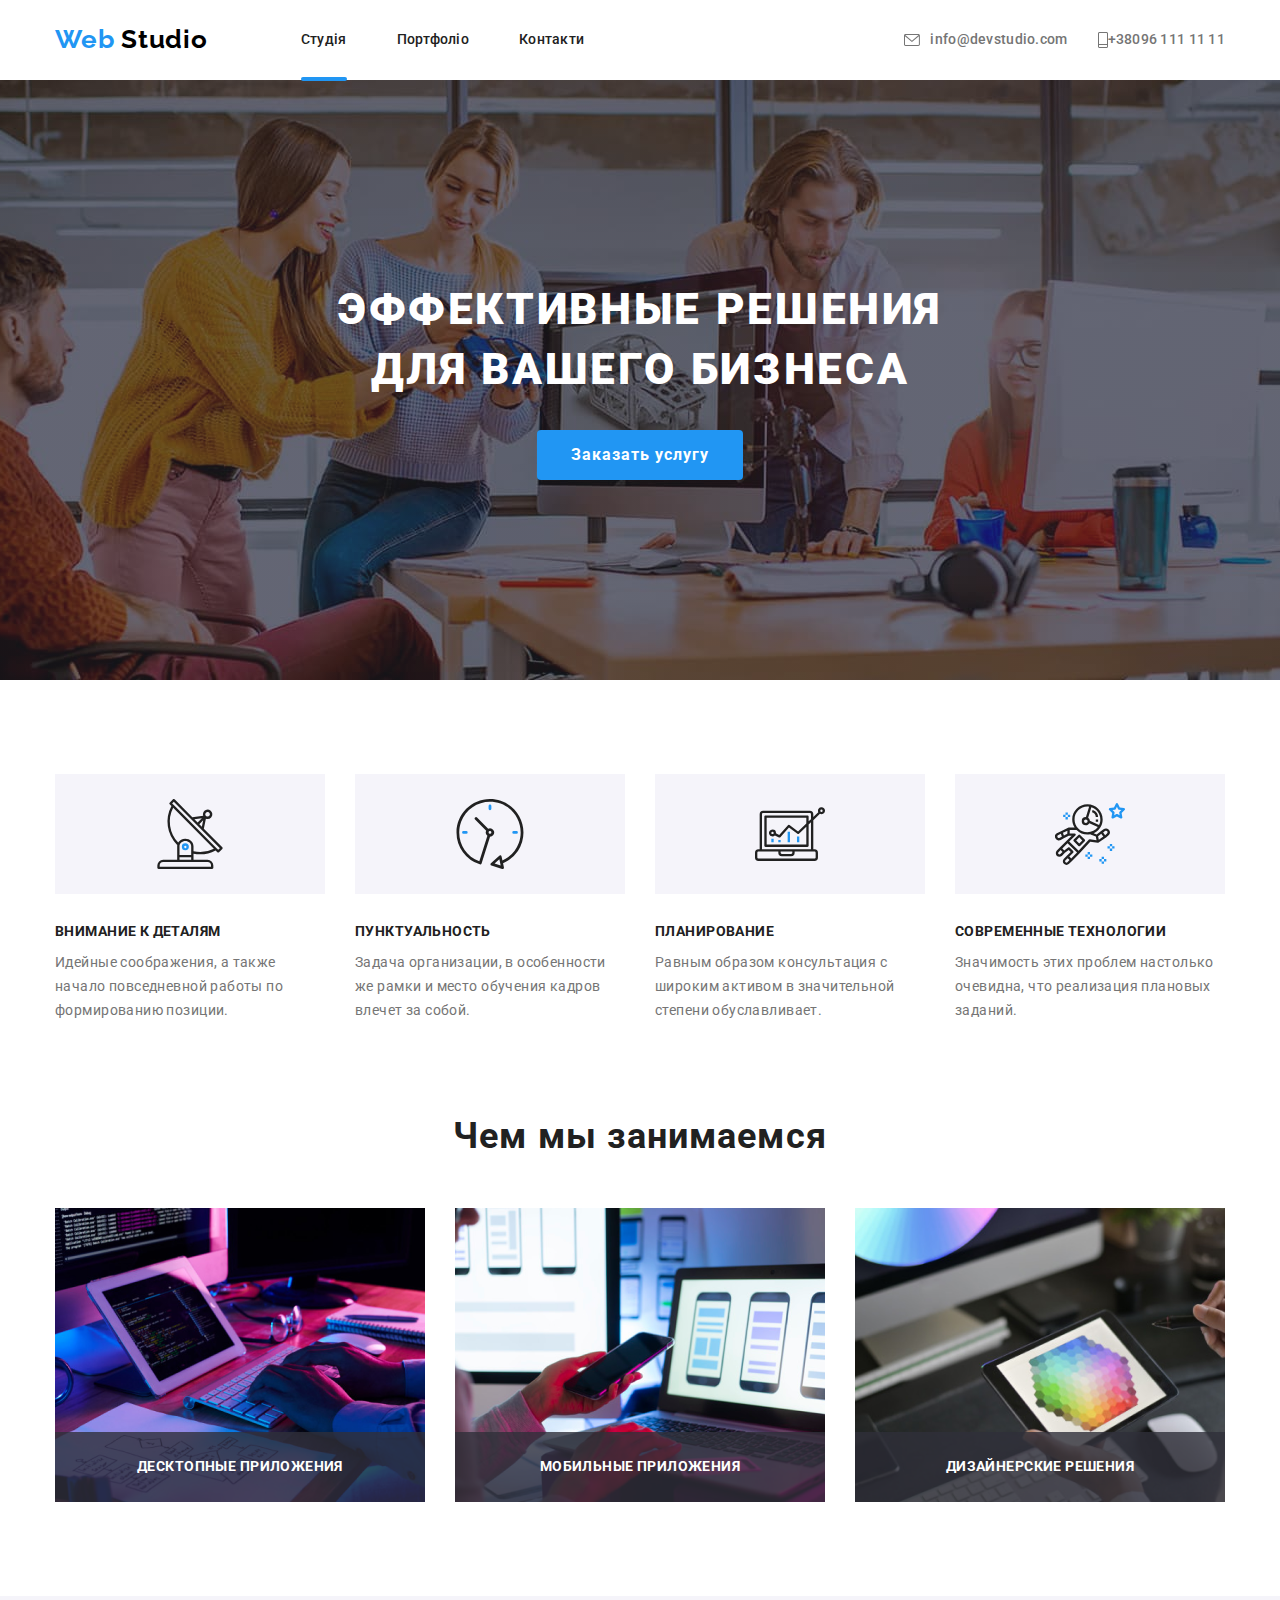
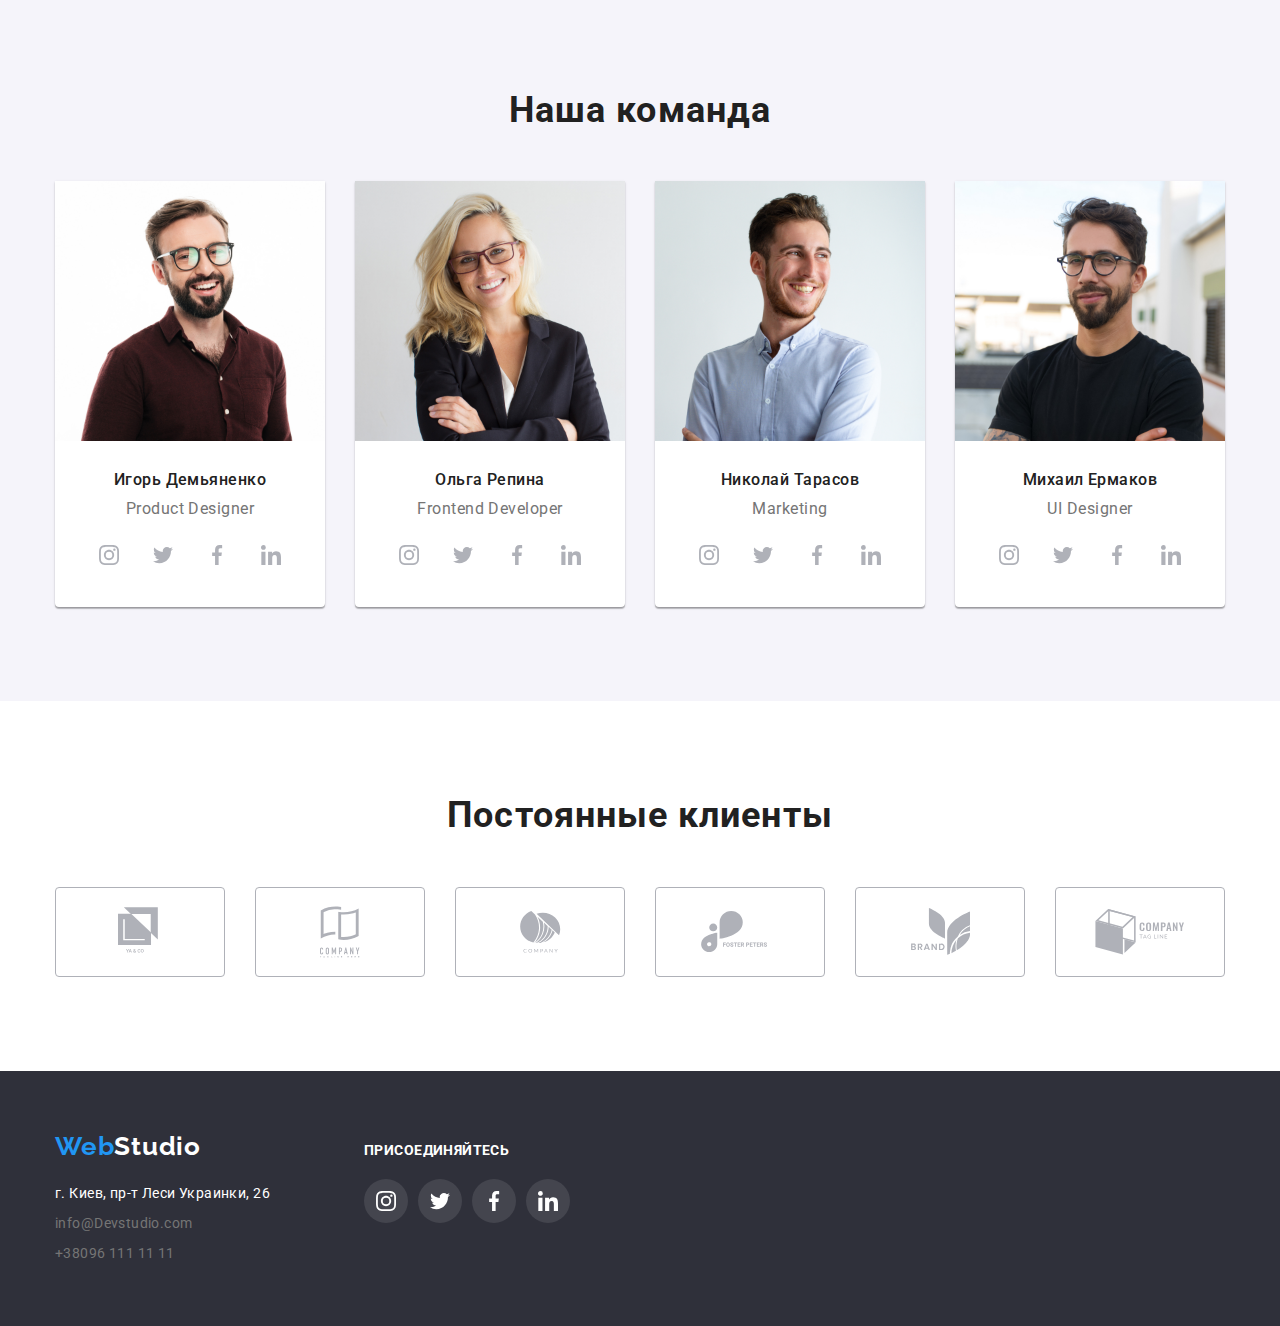
<file: index.html>
<!DOCTYPE html>
<html lang="ru">
  <head>
    <meta charset="UTF-8" />
    <meta name="viewport" content="width=device-width, initial-scale=1.0" />
    <title>Document</title>
    <link rel="stylesheet" href=" https://cdnjs.cloudflare.com/ajax/libs/modern-normalize/1.0.0/modern-normalize.min.css">
    <link href="https://fonts.googleapis.com/css2?family=Raleway:wght@700&family=Roboto:wght@400;500;700;900&display=swap" rel="stylesheet">
    <link rel="stylesheet" href="./css/styles.css" />
  </head>
  <body>
    <header class="container head">
      <div class="main-nav">
      <nav class="navigation">
        <!--logo-->
        <a href="./index.html" class="logo"
          ><span class="accent-logo">Web</span> Studio</a
        >
        <!--Navigation -->

        <ul class="site-nav list">
          <li class="item-nav"><a href="./index.html" class="link current"> Студія</a></li>
          <li ><a href="./portfolio.html" class="link ">Портфоліо</a></li>
          <li ><a href="" class="link ">Контакти</a></li>
        </ul>
        </nav>
      <!--Contacts-->
      <address>
        <ul class="contact list">
          <li class="contact-list">
            <a class="link "
             href="mailto:info@Devstudio.com:" >
             <svg class="contact-nav-svg nav-portfolio mail-size" >
               <use href="./Image/symbol-defs.svg#icon-mail"></use>
             </svg>
              info@devstudio.com
          </a>
          </li>
          <li class="contact-list">
            <a class="link link-tel" href="tel:+380961111111" >
          
            <svg class="contact-nav-svg tel-size">
              <use href="./Image/symbol-defs.svg#icon-phone"></use>
            </svg>
            +38096 111 11 11</a>
          </li>
        </ul>
      </address>
      </div>
    </header>
    <main>
      <!--Hiro-->
      <section class="hiro">
        <div class="container"><h1 class="hiro-title">Эффективные решения <br> для вашего бизнеса</h1>
        <button class="hiro-botton" data-modal-open>Заказать услугу</button> 
       </div>
        </section>
        <!--Features-->
        <section class="section">
          <div class="container">
            <h2 class="subject section-title features-title">Особенности</h2>
          <ul class="features list">
            <li class="item icon-antenna">
              <h3 class="subject title">Внимание к деталям</h3>
              <p class="features-text subject">
                Идейные соображения, а также начало повседневной работы по
                формированию позиции.
              </p>
            </li>
            <li class="item icon-clock">
              <h3 class="title">Пунктуальность</h3>
              <p class="features-text">
                Задача организации, в особенности же рамки и место обучения кадров
                влечет за собой.
              </p>
            </li>
            <li class="item icon-diagram">
              <h3 class="title">Планирование</h3>
              <p class="features-text">
                Равным образом консультация с широким активом в значительной
                степени обуславливает.
              </p>
            </li>
            <li class="item icon-astronaut">
              <h3 class="title">Современные технологии</h3>
              <p class="features-text">
                Значимость этих проблем настолько очевидна, что реализация
                плановых заданий.
              </p>
            </li>
          </ul>
        </div>  
      </section>
      <!--Our works-->
      <section class="section">
        <div class="container" ><h2 class="section-title">Чем мы занимаемся</h2>
        <ul class="our-work list">
          <li class="photo-item list" >
      
            <img src="./Image/img(1).png" class="img" alt="Наши роботи" width="370" height="294" />
            <p class="titel-photo-work">Десктопные приложения</p>
          </li>
          <li class="photo-item">
            <img src="./Image/img(2).png" class="img" alt="Наши роботи" width="370" height="294" />
            <p class="titel-photo-work">Мобильные приложения</p>
          </li>
          <li class="photo-item ">
            <img src="./Image/img(3).png" class="img" alt="Наши роботи" width="370" height="294" />
            <p class="titel-photo-work">Дизайнерские решения</p>
          </li>
        </ul></div>
        
      </section>
      <!--Our team-->
      <section class="section section-our-team">
        <div class="container"><h2 class="section-title team subject">Наша команда</h2>
        <ul class="our-team list">
          <li class="our-team-item">
            
              <img src="./Image/image.jpg" class="img" alt="" width="270" height="260" />
              
                <h3 class="name subject">Игорь Демьяненко</h3> 
                <p class="profession subject" >Product Designer</p>
              <ul class="list social-link">
                <li class="social-item">
                  <a class="social-titel" href=" https://www.instagram.com" target="_blank" rel="noopener noreferer">
                  <svg class="social-icon">
                    <use href="./Image/symbol-defs.svg#icon-instagram" class="social-icon"></use>
                  </svg> </a></li> 
                <li class="social-item">
                  <a class="social-titel" href="https://twitter.com/" target="_blank" rel="noopener noreferer" >
                    <svg class="social-icon">
                    <use href="./Image/symbol-defs.svg#icon-twitter"></use>
                  </svg></a></li>
                <li class="social-item">
                  <a class="social-titel" href=" https://www.facebook.com" target="_blank" rel="noopener noreferer" >
                  <svg class="social-icon"><use href="./Image/symbol-defs.svg#icon-facebook"></use></svg>
                </a></li>
                <li class="social-item">
                  <a class="social-titel" href="https://www.linkedin.com/" target="_blank" rel="noopener noreferer" >
                  <svg class="social-icon">
                    <use href="./Image/symbol-defs.svg#icon-linkedin"></use></svg>
                  </a></li>
              </ul>
          </li>
          <li class="our-team-item">
            
              <img src="./Image/image(1).jpg" class="img" alt="" width="270" height="260" />
              <h3 class="name subject">Ольга Репина</h3>
              <p class="profession subject">Frontend Developer</p>
              <ul class="list social-link">
                <li class="social-item">
                  <a class="social-titel" href=" https://www.instagram.com" target="_blank" rel="noopener noreferer" >
                  <svg class="social-icon">
                    <use href="./Image/symbol-defs.svg#icon-instagram"></use>
                  </svg></a></li>
                <li class="social-item">
                  <a class="social-titel" href="https://twitter.com/" target="_blank" rel="noopener noreferer" >
                  <svg class="social-icon">
                    <use href="./Image/symbol-defs.svg#icon-twitter"></use>
                  </svg></a></li>
                <li class="social-item">
                  <a class="social-titel" href=" https://www.facebook.com" target="_blank" rel="noopener noreferer" >
                  <svg class="social-icon"><use href="./Image/symbol-defs.svg#icon-facebook"></use></svg></a></li>
                <li class="social-item">
                  <a class="social-titel" href="https://www.linkedin.com/" target="_blank" rel="noopener noreferer" >
                  <svg class="social-icon">
                    <use href="./Image/symbol-defs.svg#icon-linkedin"></use>
                  </svg></a></li>
              </ul>
          </li>
          <li class="our-team-item">
              <img src="./Image/image(2).jpg" class="img" alt="" width="270" height="260" />
            <h3 class="name subject">Николай Тарасов</h3>
            <p class="profession subject">Marketing</p>
            <ul class="list social-link">
              <li class="social-item">
                <a class="social-titel" href=" https://www.instagram.com" target="_blank" rel="noopener noreferer" >
              <svg class="social-icon"><use href="./Image/symbol-defs.svg#icon-instagram"></use></svg></a></li>
              <li class="social-item">
                <a class="social-titel" href="https://twitter.com/" target="_blank" rel="noopener noreferer" >
                <svg class="social-icon">
                  <use href="./Image/symbol-defs.svg#icon-twitter"></use>
                </svg></a></li>
              <li class="social-item">
                <a class="social-titel" href=" https://www.facebook.com" target="_blank" rel="noopener noreferer" >
                  <svg class="social-icon"><use href="./Image/symbol-defs.svg#icon-facebook"></use></svg>
                </a></li>
              <li class="social-item">
                <a class="social-titel" href="https://www.linkedin.com/" target="_blank" rel="noopener noreferer" >
                <svg class="social-icon">
                  <use href="./Image/symbol-defs.svg#icon-linkedin"></use>
                </svg></a></li>
            </ul>
          </li>
          <li class="our-team-item">
  
              <img src="./Image/image(3).jpg" class="img" alt="" width="270" height="260" />
              <h3 class="name subject">Михаил Ермаков</h3>
              <p class="profession subject">UI Designer</p>
              <ul class="list social-link">
                <li class="social-item">
                  <a class="social-titel" href=" https://www.instagram.com" target="_blank" rel="noopener noreferer" >
                <svg class="social-icon">
                  <use href="./Image/symbol-defs.svg#icon-instagram"></use>
                </svg></a></li>
                <li class="social-item">
                  <a class="social-titel" href="https://twitter.com/" target="_blank" rel="noopener noreferer" >
                    <svg class="social-icon">
                    <use href="./Image/symbol-defs.svg#icon-twitter"></use>
                  </svg></a></li>
                  
                <li class="social-item">
                  <a class="social-titel" href=" https://www.facebook.com" target="_blank" rel="noopener noreferer" >
                    <svg class="social-icon"><use href="./Image/symbol-defs.svg#icon-facebook"></use></svg></a></li>
                <li class="social-item">
                  <a class="social-titel" href="https://www.linkedin.com/" target="_blank" rel="noopener noreferer" >
                    <svg class="social-icon"><use href="./Image/symbol-defs.svg#icon-linkedin"></use></svg>
                  </a></li>
              </ul>
          </li>
        </ul>
      </div>
      </section>
  <!--Our customers-->
      <section class="section ">
        <div class="container">
          <h2 class="section-title team subject">Постоянные клиенты</h2>
          <ul class="list customers">
            <li class="customers-list">
              <a class="customers-link" href="" target="-blank"  rel="noopener noreferer" >
              <svg class="customers-icon icon-one" >
                <use href="./Image/symbol-defs.svg#icon-logo-1" ></use></svg>
            </a></li>
            <li class="customers-list">
              <a class="customers-link" href="" target="-blank" rel="noopener noreferer" >
              <svg class="customers-icon icon-two" >
                <use href="./Image/symbol-defs.svg#icon-logo-2"></use></svg>
            </a></li>
            <li class="customers-list">
              <a class="customers-link" href="" target="-blank" rel="noopener noreferer" >
              <svg class="customers-icon icon-three" >
                <use href="./Image/symbol-defs.svg#icon-logo-3"></use></svg>
            </a></li>
            <li class="customers-list">
              <a class="customers-link" href="" target="-blank" rel="noopener noreferer" >
              <svg class="customers-icon icon-four" >
                <use href="./Image/symbol-defs.svg#icon-logo-4"></use></svg>
            </a></li>
            <li class="customers-list">
              <a class="customers-link" href="" target="-blank" rel="noopener noreferer" >
              <svg class="customers-icon icon-five">
                <use href="./Image/symbol-defs.svg#icon-logo-5"></use></svg>
            </a></li>
            <li class="customers-list">
              <a class="customers-link" href="" target="-blank" rel="noopener noreferer" >
              <svg class="customers-icon icon-six" >
                <use href="./Image/symbol-defs.svg#icon-logo-6" ></use></svg>
            </a></li>
          </ul>
        </div>
      </section>
    </main>
    <footer class="footer">
      <div class="container footer-container ">
      
     <div class="container-logo">
        <div>
        <a href="./index.html" class="logo">
        <span class="accent-logo">Web</span><span class="logo-footer">Studio</span></a>
      </div>
        <div>
          <address class="addres">
          <ul class="addres-list list">
            <li class="footer-link">
              <span class="footer-contact footer-link">г. Киев, пр-т Леси Украинки, 26</span>
            </li>
            <li class="footer-link" >
              <a href="mailto:info@Devstudio.com:" class="footer-contact footer-item">info@Devstudio.com</a>
            </li>
            <li class="footer-link" >
              <a href="tel:+380961111111" class="footer-contact footer-item">+38096 111 11 11</a>
            </li>
          </ul>
        </address>
        </div>
        </div>
        <div class="social-footer-link">
          <h2 class="footer-tatel subject">присоединяйтесь</h2>
          <ul class="list social-link-footer">
            <li class="social-item-footer" >
              <a class="social-title-footer" href=" https://www.instagram.com" target="_blank" rel="noopener noreferer" >
                <svg class="social-icon-footer">
                  <use href="./Image/symbol-defs.svg#icon-instagram" class="social-icon"></use>
                </svg> </a></li>
            <li class="social-item-footer">
              <a class="social-title-footer" href="https://twitter.com/" target="_blank" rel="noopener noreferer" >
                <svg class="social-icon-footer">
                  <use href="./Image/symbol-defs.svg#icon-twitter"></use>
                </svg></a></li>
            <li class="social-item-footer">
              <a  class="social-title-footer" href=" https://www.facebook.com" target="_blank" rel="noopener noreferer" >
                <svg class="social-icon-footer">
                  <use href="./Image/symbol-defs.svg#icon-facebook"></use>
                </svg>
              </a></li>
            <li class="social-item-footer">
              <a  class="social-title-footer" href="https://www.linkedin.com/" target="_blank" rel="noopener noreferer" >
                <svg class="social-icon-footer">
                  <use href="./Image/symbol-defs.svg#icon-linkedin"></use>
                </svg>
              </a></li>
          </ul>
        </div>
        
        </div>
    
    </footer>
    <div class="backdrop is-hidden" data-modal>
    <div class="modal">
      <button class="modal-svg" data-modal-close>
        </button>
    
    </div>
    </div>
    <script src="./js/modal.js"></script> 
  </body>
</html>
</file>
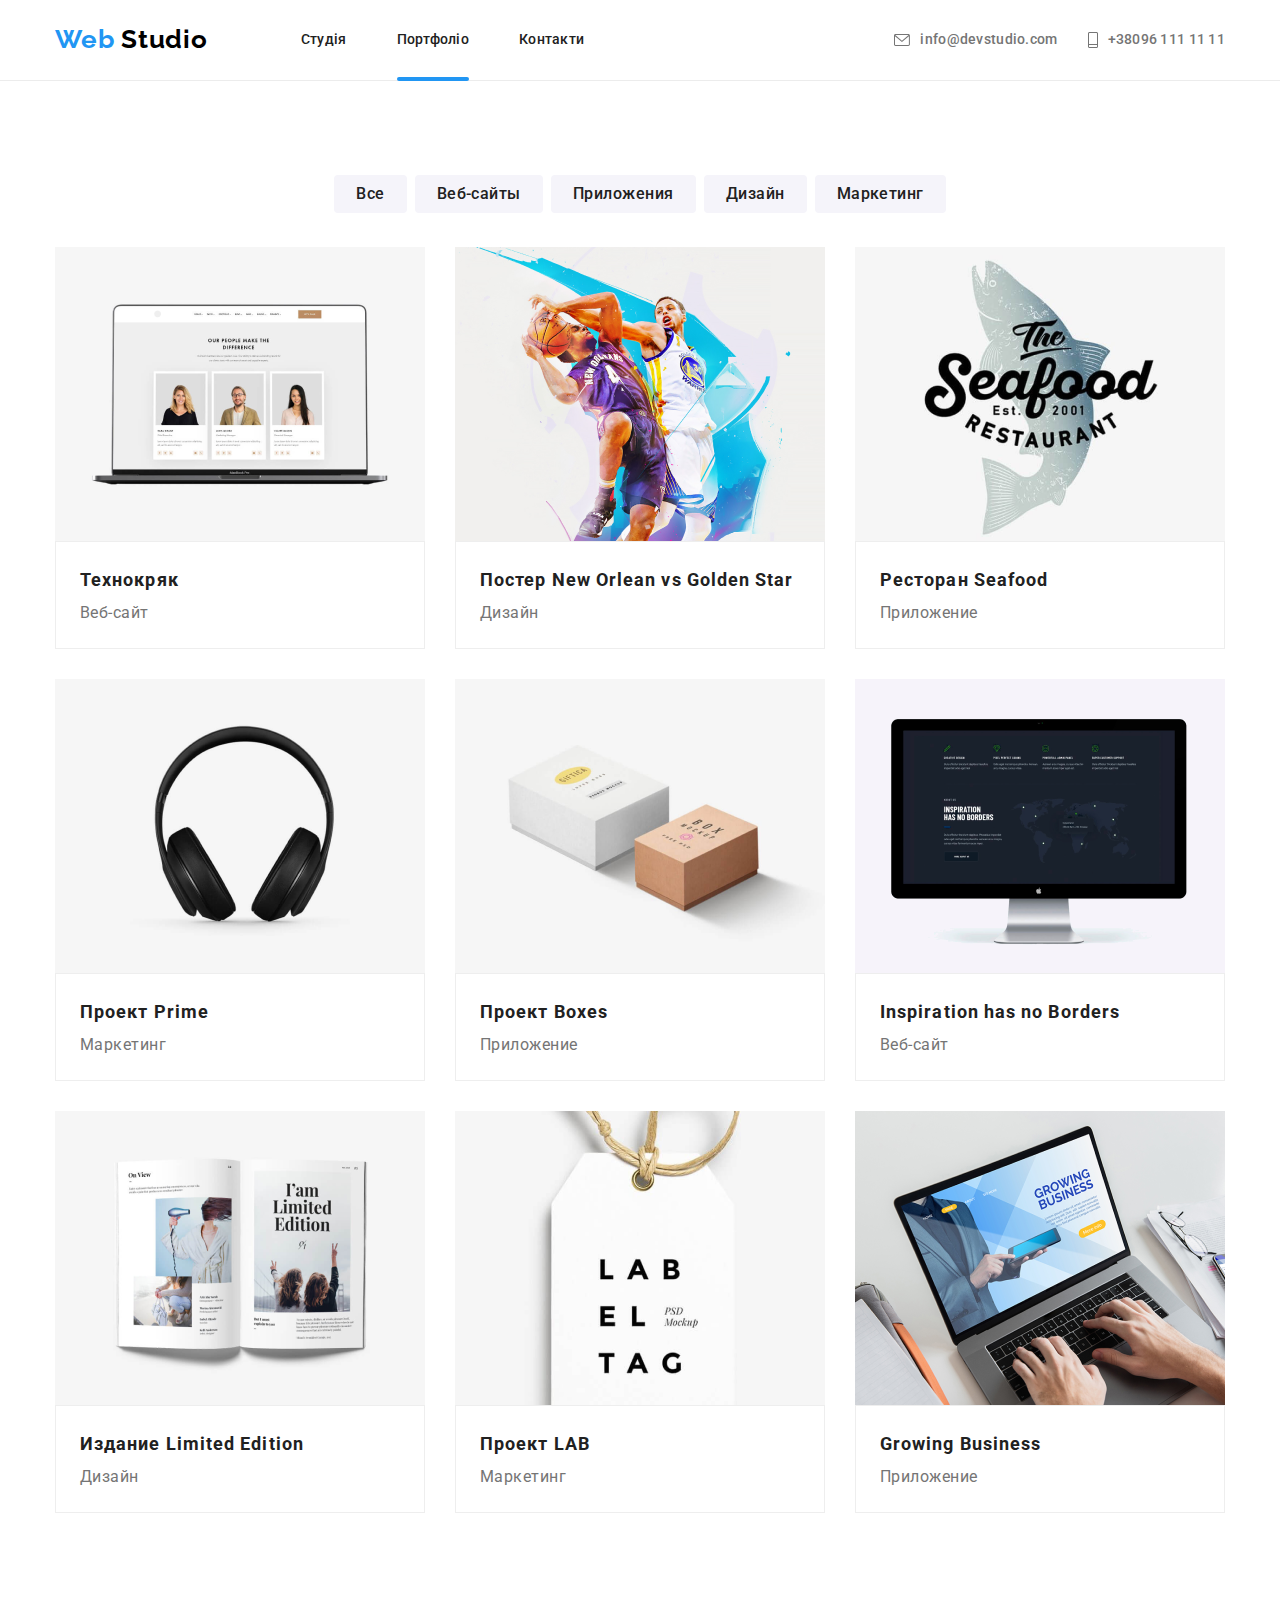
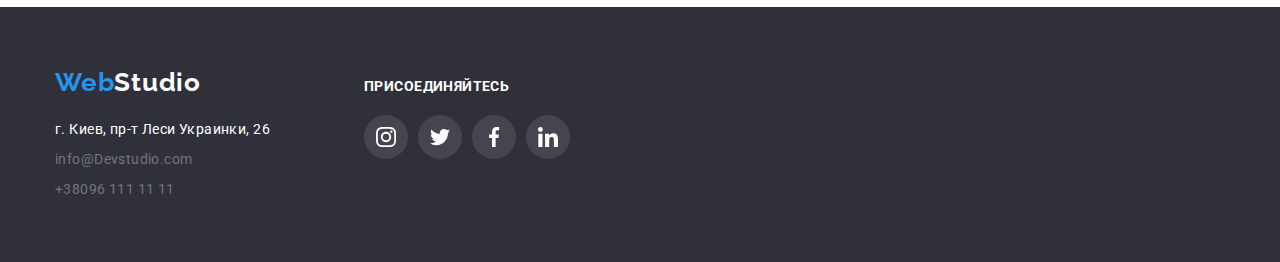
<file: portfolio.html>
<!DOCTYPE html>
<html lang="en">
<head>
    <meta charset="UTF-8">
    <meta name="viewport" content="width=device-width, initial-scale=1.0">
    <title>Document</title>
    <link rel="stylesheet" href=" https://cdnjs.cloudflare.com/ajax/libs/modern-normalize/1.0.0/modern-normalize.min.css">
    <link href="https://fonts.googleapis.com/css2?family=Raleway:wght@700&family=Roboto:wght@400;500;700;900&display=swap"
        rel="stylesheet">
    <link rel="stylesheet" href="./css/styles.css" />
</head>
<body>
    <header class=" head header" >
        <div class="container main-nav">
        <nav class="navigation">
            <!--logo-->
            <a href="./index.html" class="logo"><span class="accent-logo">Web</span> Studio</a>
            <!--Navigation -->
    
            <ul class="site-nav list">
                <li ><a href="./index.html" class="link "> Студія</a></li>
                <li class="item-nav"><a href="./portfolio.html" class="link current">Портфоліо</a></li>
                <li ><a href="" class="link ">Контакти</a></li>
            </ul>
        </nav>
    
        <!--Contacts-->
        <address>
            <ul class="contact list">
                <li class="contact-list">
                    <a class="link" href="mailto:info@Devstudio.com:">
                        <svg class="contact-nav-svg nav-portfolio mail-size" >
                            <use href="./Image/symbol-defs.svg#icon-mail"></use>
                        </svg>
                        info@devstudio.com
                    </a>
                </li>
                <li class="contact-list">
                    <a class="link link-tel" href="tel:+380961111111">
            
                        <svg class="contact-nav-svg nav-portfolio tel-size" >
                            <use href="./Image/symbol-defs.svg#icon-phone"></use>
                        </svg>
                        +38096 111 11 11</a>
                </li>
            </ul>
        </address>
        </div>
    </header>
    <main>
        <section class="portfolio section">
            <div class="container portf-cont" >
        <ul class="portf-nav list">
            <li class="botton-item"><button type="button" class="portolio-button">Все</button></li>
            <li class="botton-item"><button type="button" class="portolio-button">Веб-сайты</button></li>
            <li class="botton-item"><button type="button" class="portolio-button">Приложения</button></li>
            <li class="botton-item"><button type="button" class="portolio-button">Дизайн</button></li>
            <li class="botton-item"><button type="button" class="portolio-button">Маркетинг</button></li>
        </ul>
        </div>
        <div class="container">
        <ul class="portfolio-foto list">
            <li class="portf-item ">
                <div class="port-img">
                <a href="" class="portfolio-link">
                
                <img src="./Image/img.jpg" class="img" alt="" width="368" height="294">
                <p class="port-img-text">Технокряк это современная площадка распространения коронавируса. Компании используют эту
                    платформу для цифрового
                    шпионажа и атак на защищённые сервера конкурентов.</p>
                
                </a>
                </div>
                    <div class="portf-foto-description">
                    <h2 class="portfolio-work">Технокряк</h2>
                    <p class="work-section">Веб-сайт</p> 
                </div>
                
            </li>
            <li class="portf-item">
                <div class="port-img">
                
                <a href="" class="portfolio-link">
                <img src="./Image/img(1).jpg" class="img" alt="" width="368" height="294">
                <p class="port-img-text">Lorem ipsum, dolor sit amet consectetur adipisicing elit. Facilis amet pariatur accusamus non
                suscipit impedit. Qui optio labore, animi velit odio expedita sunt minima! </p></a></div>
                    <div class="portf-foto-description">
                    <h2 class="portfolio-work">Постер New Orlean vs Golden Star</h2>
                    <p class="work-section">Дизайн</p>
                    </div>
               
            </li>
            <li class="portf-item">
                <div class="port-img">
                    <p class="port-img-text">Lorem ipsum, dolor sit amet consectetur adipisicing elit. 
                        Facilis amet pariatur accusamus
                        non suscipit impedit. Qui optio labore, animi velit odio expedita sunt minima! </p>
                <a href="" class="portfolio-link">
                <img src="./Image/img(2).jpg" class="img" alt="" width="368" height="294"></a></div>
                    <div class="portf-foto-description">
                <h2 class="portfolio-work">Ресторан Seafood</h2>
                    <p class="work-section">Приложение</p>
                    </div>
            </li>
            <li class="portf-item">
                <div class="port-img">
                    <p class="port-img-text">Lorem ipsum, dolor sit amet consectetur adipisicing elit. 
                        Facilis amet pariatur accusamus
                        non suscipit impedit. Qui optio labore, animi velit odio expedita sunt minima! </p>
                <a href="" class="portfolio-link">
                <img src="./Image/img(2.1).jpg"  class="img" alt="" width="368" height="294"></a></div>
                <div class="portf-foto-description">
                    <h2 class="portfolio-work">Проект Prime</h2>
                    <p class="work-section">Маркетинг</p>
                </div>
            </li>
            <li class="portf-item">
                <div class="port-img">
                    <p class="port-img-text">Lorem ipsum, dolor sit amet consectetur adipisicing elit. Facilis amet pariatur accusamus
                        non suscipit impedit. Qui optio labore, animi velit odio expedita sunt minima! </p>
                <a href="" class="portfolio-link" >
                <img src="./Image/img(3).jpg" class="img" alt="" width="368" height="294"></a></div>
                <div class="portf-foto-description">
                    <h2 class="portfolio-work">Проект Boxes</h2>
                    <p class="work-section">Приложение</p>
                </div>
                
            </li>
            <li class="portf-item">
                <div class="port-img">
                <p class="port-img-text">Lorem ipsum, dolor sit amet consectetur adipisicing elit.
                    Facilis amet pariatur accusamus non suscipit impedit. Qui optio labore, animi velit odio expedita sunt minima! </p>
                <a href="" class="portfolio-link">
                <img src="./Image/img(4).jpg" class="img" alt="" width="368" height="294"></a></div>
                   <div class="portf-foto-description">
                       <h2 class="portfolio-work">Inspiration has no Borders</h2>
                    <p class="work-section">Веб-сайт</p>
                </div>
                     
            </li>
            <li class="portf-item">
                <div class="port-img">
                <p class="port-img-text">Lorem ipsum, dolor sit amet consectetur adipisicing elit. Facilis amet pariatur accusamus non suscipit impedit. Qui optio labore, animi velit odio expedita sunt minima! </p>
                <a href="" class="portfolio-link">
                <img src="./Image/img(5).jpg" class="img" alt="" width="368" height="294"></a></div>
                <div class="portf-foto-description">
                    <h2 class="portfolio-work">Издание Limited Edition</h2>
                    <p class="work-section">Дизайн</p>
                </div>
                
            </li>
            <li class="portf-item">
                <div class="port-img">
                <p class="port-img-text">Lorem ipsum, dolor sit amet consectetur adipisicing elit. Facilis amet pariatur accusamus non suscipit impedit. Qui optio labore, animi velit odio expedita sunt minima! </p>
                <a href="" class="portfolio-link">
                <img src="./Image/img(6).jpg" class="img" alt="" width="368" height="294"></a></div>
                <div class="portf-foto-description">
                    <h2 class="portfolio-work">Проект LAB</h2>
                    <p class="work-section">Маркетинг</p>
                </div>
                
            </li>
            <li class="portf-item">
                <div class="port-img">
                <p class="port-img-text">Lorem ipsum, dolor sit amet consectetur adipisicing elit. Facilis amet pariatur accusamus non suscipit impedit. Qui optio labore, animi velit odio expedita sunt minima! </p>
                <a href="" class="portfolio-link">
                <img src="./Image/img(7).jpg" class="img" alt="" width="368" height="294"></a></div>
                <div class="portf-foto-description">
                    <h2 class="portfolio-work">Growing Business</h2>
                    <p class="work-section">Приложение</p>
                </div>
            
            </li>
        </ul>
        </div>
        </section>
    </main>
<footer class="footer">
<div class="container footer-container ">

    <div class="container-logo">
        <div>
            <a href="./index.html" class="logo">
                <span class="accent-logo">Web</span><span class="logo-footer">Studio</span></a>
        </div>
        <div>
            <address class="addres">
                <ul class="addres-list list">
                    <li class="footer-link">
                        <span class="footer-contact footer-link">г. Киев, пр-т Леси Украинки, 26</span>
                    </li>
                    <li class="footer-link">
                        <a href="mailto:info@Devstudio.com:" class="footer-contact footer-item">info@Devstudio.com</a>
                    </li>
                    <li class="footer-link">
                        <a href="tel:+380961111111" class="footer-contact footer-item">+38096 111 11 11</a>
                    </li>
                </ul>
            </address>
        </div>
    </div>
    <div class="social-footer-link">
        <h2 class="footer-tatel subject">присоединяйтесь</h2>
        <ul class="list social-link-footer">
            <li class="social-item-footer">
                <a class="social-title-footer" href=" https://www.instagram.com" target="_blank"
                    rel="noopener noreferer" >
                    <svg class="social-icon-footer">
                        <use href="./Image/symbol-defs.svg#icon-instagram" class="social-icon"></use>
                    </svg> </a></li>
            <li class="social-item-footer">
                <a class="social-title-footer" href="https://twitter.com/" target="_blank" rel="noopener noreferer"
                   >
                    <svg class="social-icon-footer">
                        <use href="./Image/symbol-defs.svg#icon-twitter"></use>
                    </svg></a></li>
            <li class="social-item-footer">
                <a class="social-title-footer" href=" https://www.facebook.com" target="_blank" rel="noopener noreferer"
                    >
                    <svg class="social-icon-footer">
                        <use href="./Image/symbol-defs.svg#icon-facebook"></use>
                    </svg>
                </a></li>
            <li class="social-item-footer">
                <a class="social-title-footer" href="https://www.linkedin.com/" target="_blank" rel="noopener noreferer"
                    >
                    <svg class="social-icon-footer">
                        <use href="./Image/symbol-defs.svg#icon-linkedin"></use>
                    </svg>
                </a></li>
        </ul>
    </div>

</div>
</footer>

</body>
</html>
</file>
<file: css/styles.css>
:root{
  --primary-text-color: #757575;
  --title-text-color: #212121;
  --accent: #2196f3;
  --white: #FFFFFF;
  --black: #000000;
  --background-color: #2F303A;
  --backgraund-color2: #F5F4FA;
  --timing-function: cubic-bezier(0.4, 0, 0.2, 1);
  --time-duration: 250ms ;

  
}


/*Style header*/
.list {
  padding: 0px;
  margin: 0px;
  list-style: none;
  font-style: normal;
}
.img{
  display: block;
  max-width: 100%;
  height: auto;
  width: 100%;

}
body {
  background-color: var(--white);
  color: var(--primary-text-color);
  font-family: Roboto, sans-serif;

}
.subject
{
  margin-top: 0px;
  margin-bottom: 0px;
}
.container {
  margin-left: auto;
  margin-right: auto;
  width: 1200px;
  padding-left: 15px;
  padding-right: 15px;

}


.main-nav {
  display: flex;
  align-items: center;
  justify-content: flex-end;
}
.navigation{
  display: flex;
  align-items: center;
  margin-right: auto;
}
  
.logo {
  margin-right: 93px;
  color: var(--black);
  font-family: Raleway, sans-serif;
  font-size: 26px;
  font-weight: 700;
  line-height: 1.2;
  letter-spacing: 0.03em;
  text-decoration: none;

}

.accent-logo {
  color: var(--accent);
}


.site-nav{
  display: inline-flex;
  
}
.site-nav :not( :last-child) { 
  margin-right: 50px; 
}

.site-nav .link, .contact .link {
  display: block;
  padding-top: 32px;
  padding-bottom: 32px ;

  font-size: 14px;
  font-weight: 500;
  line-height: 1.14px;
  letter-spacing: 0.02em;
  text-decoration: none;
   transition-duration:  var(--time-duration);
   transition-timing-function: var(--timing-function); ;;

}
.site-nav .link {
  color: var(--title-text-color);
}

.site-nav .current:hover, 
.site-nav .current:focus{
  color: var(--accent);
  opacity: 1;}
 
.current{
  position: relative;
  
}

.current::after{
  position: absolute;
  bottom: -8px;
  right: 0px;
  content: "";
  display: block;
  width: 100%;
  height: 4px;
  background-color: var(--accent);
  border-radius: 20px;
  z-index: 55;
  transition: opacity 250ms ;
  transition-timing-function: var(--timing-function); ;;
}
.item-nav .current:hover::after,
.item-nav .current:focus::after{
 color: var(--accent);
transition-duration:  var(--time-duration);
}
/*Contacts*/
.contact{
  display: flex;
  margin-left: auto;
  align-items: center;
  justify-content: center;
}

.contact-list .link{
 display: flex;
 align-items: center;
 margin-right: 30px;
  
}
.contact-list .link-tel{
  margin-right: 0px;
}
.contact-list :not(:last-child) {
  margin-right: 10px;
}
.contact-nav-svg{
  width: 16px;
  
}
.mail-size{
 width: 16px; 
 height: 12px;
}
.tel-size{
  width: 10px;
  height: 16px;
}
.nav-portfolio{
  margin-right: 10px;
}

.contact .link {
  color: var(--primary-text-color);
  transition-duration:  var(--time-duration);
  transition-timing-function: var(--timing-function); ;;
}

.contact .link:focus,
.contact .link:hover {
  color: var(--accent);
  
}
.link{
  fill: var(--primary-text-color);
  transition-duration: 520ms ;
  transition-timing-function: var(--timing-function); ;;
}
.link:hover .contact-nav-svg,
.link:focus .contact-nav-svg{
  fill: var(--accent);
}

/*Hiro*/

.hiro {
  display: flex;
  background: var(--background-color);
  text-align: center;
  height: 600px;
  max-width: 1600px;
  margin-right: auto;
  margin-left: auto;
  background-image: linear-gradient( to right, 
   rgba(47, 48, 58, 0.4),
   rgba(47, 48, 58, 0.4)), url(../Image/Img\ \(8\).jpg);
  background-repeat: no-repeat;
  background-size: cover;
  background-position: center;

}
.hiro-title {
  margin-top: 0px;
  margin-bottom: 30px;
  padding-top: 200px;
  color: var(--white);
  font-size: 44px;
  font-weight: 900;
  line-height: 1.36;
  letter-spacing: 0.06em;
  
  text-transform: uppercase;

}

.hiro-botton{
  display: inline-flex;
  justify-content: center;
  border-radius: 4px;
  border: none;

  padding: 10px 34px;
  min-width: 200px;
  height: 50px;
  margin-bottom: 200px;
  
  font-family: inherit;
  background: var(--accent);
  color: var(--white);
  font-size: 16px;
  font-weight: 700;
  line-height: 1.87;
  letter-spacing: 0.06em;
  text-align: center;
}

/*Section*/
.section-title {
  margin: 0px;
  padding-bottom: 50px;
  color: var(--title-text-color);
  font-size: 36px;
  line-height: 1.16;
  letter-spacing: 0.03em;
  text-align: center;

}
/*Features*/
.features{
  display: inline-flex;
  margin-right: -30px;
}
.item{
  margin-right: 30px;
  flex-basis: calc((100% / 4) - 30px);
}
.item:last-child {
margin-right: 0;
}
.features .item{
  margin-top: 94px;
}
.features .item::before{
  content: "";
  display: flex;
  justify-content: center;
  height: 120px;
  background-repeat: no-repeat;
  background-position: center;
  background-color: var(--backgraund-color2);
  margin-bottom: 30px;
}
.icon-antenna::before{
background-image: url(../Image/antenna.svg);
}
.icon-clock::before{
background-image: url(../Image/clock.svg);
}
.icon-diagram::before{
background-image: url(../Image/diagram.svg);
}
.icon-astronaut::before{
background-image: url(../Image/astronaut.svg);
}

.features-title{
  display: none;
}
.features .title {
  margin-top: 0px;
  margin-bottom: 10px;
  color: var(--title-text-color);
  font-size: 14px;
  font-style: normal;
  font-weight: 700;
  line-height: 1.14;
  letter-spacing: 0.03em;
  text-transform: uppercase;  
}
.features-text{
font-size: 14px;
font-weight: 400;
line-height: 24px;
letter-spacing: 0.03em;
text-align: left;
}

.section{
  padding-bottom: 94px;
}
.features-text{
  margin: 0px;
}
/* Our-work */
.our-work{
  display: flex;
  flex-wrap: wrap;
  margin-right: -30px;
  
  
}
.photo-item{
  position: relative;
  padding: 0px;
  margin-right: 30px;
  flex-basis: calc((100% / 3) - 30px);
}
.titel-photo-work{
position: absolute;
right: 0px;
bottom: 0px;
left: 0px;
display: block;
margin: 0px;
font-size: 14px;
font-weight: 700;
line-height: 1.14;
letter-spacing: 0.03em;
text-align: center;
height: 70px;
color: var(--white);
background-color: rgba(47, 48, 58, 0.8);
text-transform: uppercase;
padding-top: 27px
}

/*Our team*/
.section-our-team{
  background-color:var(--backgraund-color2) ;
}
.team{
  padding-top: 94px;
}
.our-team{
  display: flex;
  flex-wrap: wrap;
  margin-right:-30px ;
  
}
.our-team-item{
  box-shadow: 0px 1px 3px rgba(0, 0, 0, 0.12), 0px 1px 1px rgba(0, 0, 0, 0.14), 0px 2px 1px rgba(0, 0, 0, 0.2);
  border-radius: 0px 0px 4px 4px;
  margin-right: 30px;
  flex-basis: calc((100% / 4) - 30px);
  background-color: var(--white);

}

 .our-team .name,
 .our-team .profession{
   text-align: center;
  font-size: 16px;
  line-height: 1.18;
  letter-spacing: 0.03em;
 }
.our-team .profession{
  margin-bottom: 14px;
}

.our-team .name {
  color: var(--title-text-color);
  font-weight: 500;
  margin-top: 30px;
  margin-bottom: 10px;
}
.social-link{
  display: flex;
  margin-bottom: 30px;
  margin-right: 32px;
  margin-left: 32px;

}
.social-titel{
  display: flex;
  justify-content: center;
  align-items: center;
  width: 44px;
  height: 44px;
  border-radius: 50%;
  fill: #afb1b8;
  transition-duration:  var(--time-duration);
   transition-timing-function: var(--timing-function); ;;
  
}
.social-item{
   margin-right: 10px;
  flex-basis: calc((100% / 4) - 10px);
}
.social-item:last-child {
margin-right: 0;
}

.social-icon{
  width: 20px;
  height: 20px;
  color: currentColor;
  transition-duration:  var(--time-duration);
   transition-timing-function: var(--timing-function); ;;
}
.social-titel:hover,
.social-titel:focus {
  background-color: var(--accent);
}  
.social-titel:hover .social-icon,
.social-titel:focus .social-icon{
  fill: var(--white);
  
}
/* Our customers */
.customers{
  display: flex;
  flex-wrap: wrap;
  margin-right: -30px;  
}


.customers-link{
  display: inline-flex;
  justify-content: center;
  align-items: center;
  width: 170px;
  height: 90px;
  border: 1px solid #AFB1B8;
  box-sizing: border-box;
  border-radius: 4px;
  transition-duration:  var(--time-duration);
   transition-timing-function: var(--timing-function);
}
.customers-list{
  margin-right: 30px;
  flex-basis: calc((100% / 6) - 30px);
}
.customers-list:last-child{
  margin-right: 0px;
}
.icon-one{
width: 44px;
height: 49px;
}
.icon-two{
width: 40px;
height: 52px;
}
.icon-three{
width: 41px;
height: 42px;
}
.icon-four{
width: 79px;
height: 42px;
}
.icon-five{
width: 59px;
height: 47px;
}
.icon-six{
width: 90px;
height: 46px;
}
.customers-icon{
  fill: #afb1b8;
  transition-duration:  var(--time-duration);
  transition-timing-function: var(--timing-function); ;;
}
.customers-link:hover, 
.customers-link:focus  {
  border-color: var(--accent);
  transition-duration:  var(--time-duration)
}
.customers-link:hover .customers-icon,
.customers-link:focus .customers-icon {
  fill: var(--accent);
  transition-duration:  var(--time-duration)
}

/*Footer*/
.footer {
  background: var(--background-color);
}


.footer-container{
  display: flex;
  align-items: baseline;

}

.logo-footer {
  display: inline-block;
  color: var(--white);
  margin-top: 60px;
  margin-bottom: 20px;
  
}
.addres{
  margin-bottom: 60px;
}

.footer-contact{
  
  color: var(--white);
  font-size: 14px;
  line-height: 1.71;
  letter-spacing: 0.03em;
  text-decoration: none;
  font-style: normal;
}
.footer-link{
  margin-bottom: 6px;
  
}
.footer-link:last-child {
margin-bottom: 0;
  
}
.footer-item{
  color: var(--primary-text-color);
}
.social-link-footer{
  display: flex;
  justify-content: center;
  margin-top: 20px;
  
}
.social-footer-link{
  margin-left: 70px;
}
.social-title-footer{
  display: flex;
  justify-content: center;
  align-items: center;
  width: 44px;
  height: 44px;
  border-radius: 50%;
  fill: #afb1b8;
  background-color: rgba(255, 255, 255, 0.1);
  transition-duration:  var(--time-duration);
  transition-timing-function: var(--timing-function); ;;
}
.social-icon-footer{
  width: 20px;
  height: 20px;
  fill: var(--white);
}
.social-item-footer{
  margin-right: 10px;
  flex-basis: calc((100% /4) * 10px)
}
.social-item-footer:last-child{
  margin-right: 0px;
}

.social-title-footer:hover,
.social-title-footer:focus{
  background-color: var(--accent);
  transition-duration:  var(--time-duration)
}
.footer-tatel{
font-size: 14px;
font-weight: 700;
line-height: 1.14;
letter-spacing: 0.03em;
color: var(--white);
text-transform: uppercase;

}


/*Portfolio*/
.header{ 
  border-bottom: 1px solid #ECECEC;
  

}

.portfolio-link{
  text-decoration: none;
 }

  

.portf-nav{
  display: flex;
  flex-wrap: wrap;
  justify-content: center;
  padding-top: 94px;
  padding-bottom: 34px;
}
.portf-nav :not( :last-child) { 
  margin-right: 8px; 
}


.portolio-button{
  display: block;
  padding: 6px 22px;
  outline: none;
  border: none;
  border-radius: 4px;
  border-color: transparent ;
 
  background: var(--backgraund-color2);
  color: var(--title-text-color) ;
  font-size: 16px;
  font-weight: 500;
  line-height: 1.62;
  letter-spacing: 0.03em;
  text-align: center;
  transition-duration:  var(--time-duration);
   transition-timing-function: var(--timing-function); ;;
  
}

.portolio-button:hover,
.portolio-button:focus{
  background: var(--accent);
  color: var(--white);
  transition-duration:  var(--time-duration);


}
.portfolio-foto{
  display: inline-flex;
  flex-wrap: wrap ;
  margin-right: -30px;
  margin-top: -30px;
}

.portf-item{
  margin-right: 30px;
  margin-top: 30px;
  flex-basis : calc(100% / 3 - 30px);
  
  
  
}
.port-img{
  position: relative;
  overflow: hidden;
  
  
}

.port-img-text{
  display: block;
  padding: 0;
  margin: 0;
  position: absolute;
  left: 0;
  bottom: 0;
  right: 0;
  opacity: 0;
  z-index: 2 ;
  color: #FFFFFF;
  font-family: Roboto;
  font-size: 18px;
  line-height: 1.33;
  letter-spacing: 0.03em;
  padding: 63px 24px;
  transform: translateY(100%);
  transition-duration:  var(--time-duration);
  transition-timing-function: var(--timing-function); ;;
  
}
.port-img::before{
  content: "";
  position: absolute;
  display: block;
  top: 0;
  left: 0;
  right: 0;
  bottom: 0;
  z-index: 1;
  opacity: 0;
  background-color: var(--accent);
  transform: translateY(100%);
  transition-duration:  var(--time-duration);
  transition-timing-function: var(--timing-function); ;;
}

.portf-item:hover,
.portf-item:focus{
  box-shadow: 0px 1px 1px rgba(0, 0, 0, 0.12), 0px 4px 4px rgba(0, 0, 0, 0.06), 1px 4px 6px rgba(0, 0, 0, 0.16);
}
.portf-item:hover .port-img::before{
  opacity: 1;
  transform: translateY(0);
  transition-duration:  var(--time-duration);
  transition-timing-function: var(--timing-function);
}
.portf-item:hover .port-img-text{
  opacity: 1;
  transform: translateY(0);
  transition-duration:  var(--time-duration);
  transition-timing-function: var(--timing-function); ;;
}
.portf-foto-description{
  border: 1px solid #EEEEEE;
}

.portfolio-work{
  margin-top: 20px;
  margin-bottom: 0px;
  padding-left: 24px;
  color: var(--title-text-color);
  font-size: 18px;
  font-weight: 700;
  line-height: 2 ;
  letter-spacing: 0.06em;
  border-color: var(--primary-text-color);
  
}
.work-section{
  margin-bottom: 20px;
  margin-top: 0px;
  padding-left: 24px;
  color: var(--primary-text-color);
  font-size: 16px;
  line-height: 30px;
  letter-spacing: 0.03em;
}
.backdrop{
  position: fixed;
  top: 0;
  left: 0;
  width: 100%;
  height: 100%;
  background-color:rgba(0, 0, 0, 0.2);;
}
.backdrop.is-hidden{
  opacity: 0;
  pointer-events: none;
}
.modal{
  position: absolute;
  top: 50%;
  left: 50%;
  transform: translate(-50%, -50%);
  height: 581px;
  width: 528px;
  background-color: #fff;
}
.modal-svg{
  display: block;
  position: absolute;
  top: 8px;
  right: 8px;
  width: 30px;
  height: 30px;
  border-radius: 50%;
  border:none;
  padding: 0;
  background-color:#FFFFFF;
  background-image: url(../Image/close\ \(1\).png);
  background-size: contain;
 
 
}
</file>
